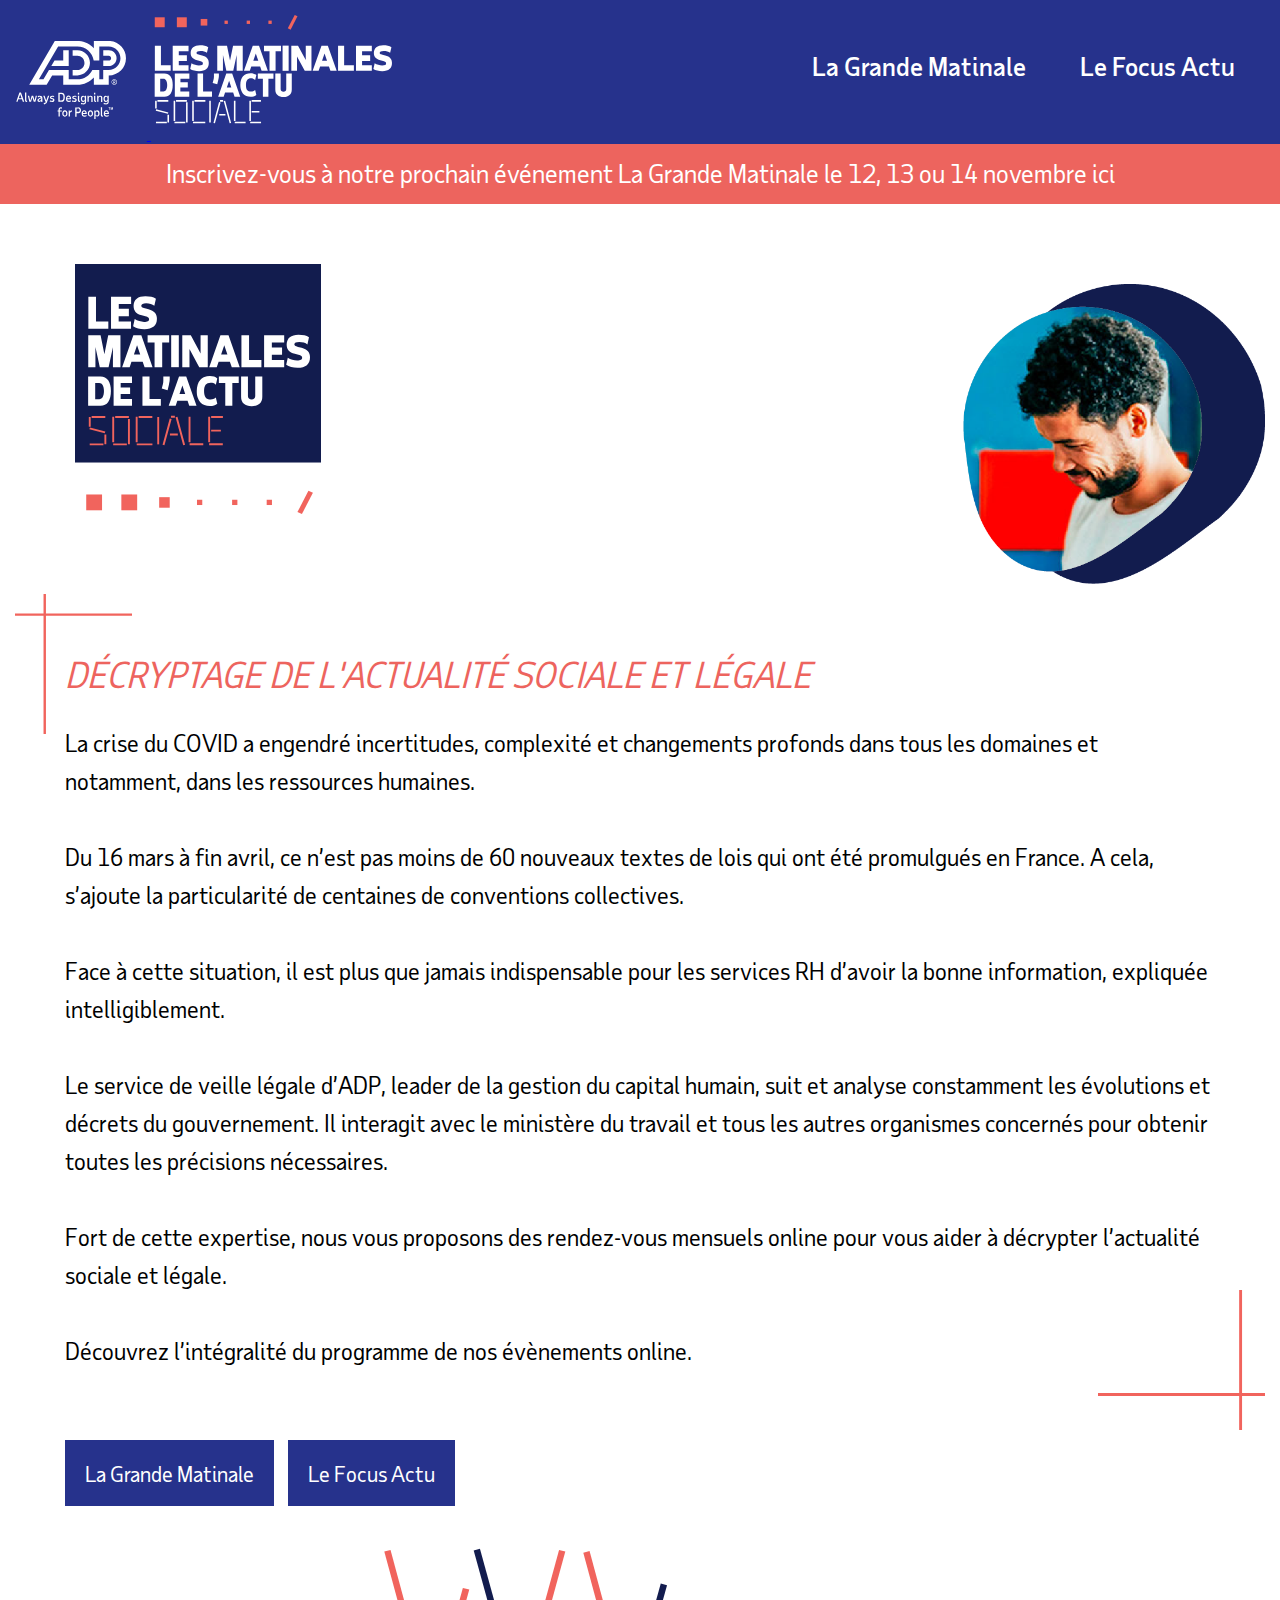
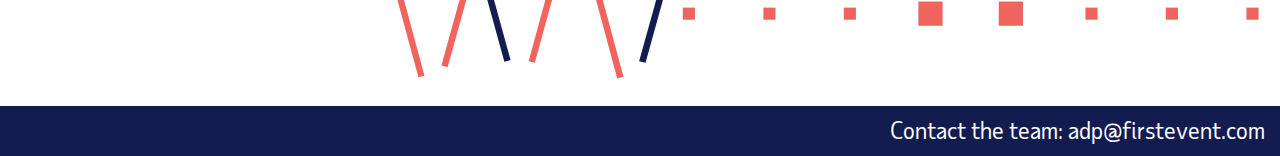
<file: index.html>
<!DOCTYPE html>
<html lang=""en>
<head>
    <meta charset="utf-8">
    <meta name="description" content="La crise du COVID a engendré incertitudes, complexité et changements profonds dans tous les domaines et notamment, dans les ressources humaines.
    Du 16 mars à fin avril, ce n’est pas moins de 60 nouveaux textes de lois qui ont été promulgués en France. A cela, s’ajoute la particularité de centaines de conventions collectives.">
    <meta name="viewport" content="width=device-width, initial-scale=1">

    <link rel="apple-touch-icon" sizes="180x180" href="/apple-touch-icon.png">
    <link rel="icon" type="image/png" sizes="32x32" href="/favicon-32x32.png">
    <link rel="icon" type="image/png" sizes="16x16" href="/favicon-16x16.png">
    <link rel="manifest" href="/site.webmanifest">
    <meta name="msapplication-TileColor" content="#da532c">
    <meta name="theme-color" content="#26328c">

    <title>LES MATINALES DE L’ACTU SOCIALE</title>
    <link rel="stylesheet" type="text/css" href="sass/css.css?v=3">
</head>
<body>

<header>
    <div class="container">
        <div class="flex header-wrapper">
            <div class="header-imgs-wrapper">
            <a href="index.html"><img src="images/adp.svg" class="adp-logo" alt="Les Matinales de l’Actu Sociale logo">
            <img src="images/logo.svg" class="logo" alt="Les Matinales de l’Actu Sociale logo"></a>
        </div>

            <div class="right flex">
                <div class="btn-holder">
                    <a href="grand.html" class="header-btn">La Grande Matinale</a>
                    <a href="focus.html" class="header-btn">Le Focus Actu</a>
                </div>
            </div>
        </div>
    </div>
</header>

<div class="lower-header">
    <div class="container">
       <p>Inscrivez-vous à notre prochain événement La Grande Matinale le 12, 13 ou 14 novembre ici</p>
    </div>
</div>

<div class="container">

    <div class="flex">
        <img src="images/sociale.svg" class="sociale-logo" alt="les matinales sociales logo">
        <img src="images/head.png" class="head-logo" alt="adp logo image of a man">
    </div>

    <div class="welcome-wrapper">
        <div class="welcome-content-wrapper">
            <img src="images/border-left.svg"class="border-left" alt="black left border">

            <div class="welcome-content">
                <h2>Décryptage de l'actualité sociale et légale</h2>
                <p>La crise du COVID a engendré incertitudes, complexité et changements profonds dans tous les domaines et notamment, dans les ressources humaines. 
                <br><br>
                Du 16 mars à fin avril, ce n’est pas moins de 60 nouveaux textes de lois qui ont été promulgués en France. A cela, s’ajoute la particularité de centaines de conventions collectives.
                <br><br>
                Face à cette situation, il est plus que jamais indispensable pour les services RH d’avoir la bonne information, expliquée intelligiblement.
                <br><br>
                Le service de veille légale d’ADP, leader de la gestion du capital humain, suit et analyse constamment les évolutions et décrets du gouvernement. Il interagit avec le ministère du travail et tous les autres organismes concernés pour obtenir toutes les précisions nécessaires.
                <br><br>
                Fort de cette expertise, nous vous proposons des rendez-vous mensuels online pour vous aider à décrypter l’actualité sociale et légale.
                <br><br>
                Découvrez l’intégralité du programme de nos évènements online.
                </p>
            </div>

            <img src="images/border-right.svg" class="border-right" alt="black right border">
        </div>
    </div>

    <div class="btns-wrapper">
        <a href="grand.html" class="btns">La Grande Matinale</a>
        <a href="focus.html" class="btns">Le Focus Actu</a>
    </div>
</div>

<footer>
    <div class="upper-footer container">
        <img src="images/shapes.svg" class="shapes">
    </div>

    <div class="lower-footer">
        <div class="container">
            <p>Contact the team: <a href="mailto:adp@firstevent.com">adp@firstevent.com</a></p>
        </div>
    </div>
</footer>

</body>
</html>
</file>
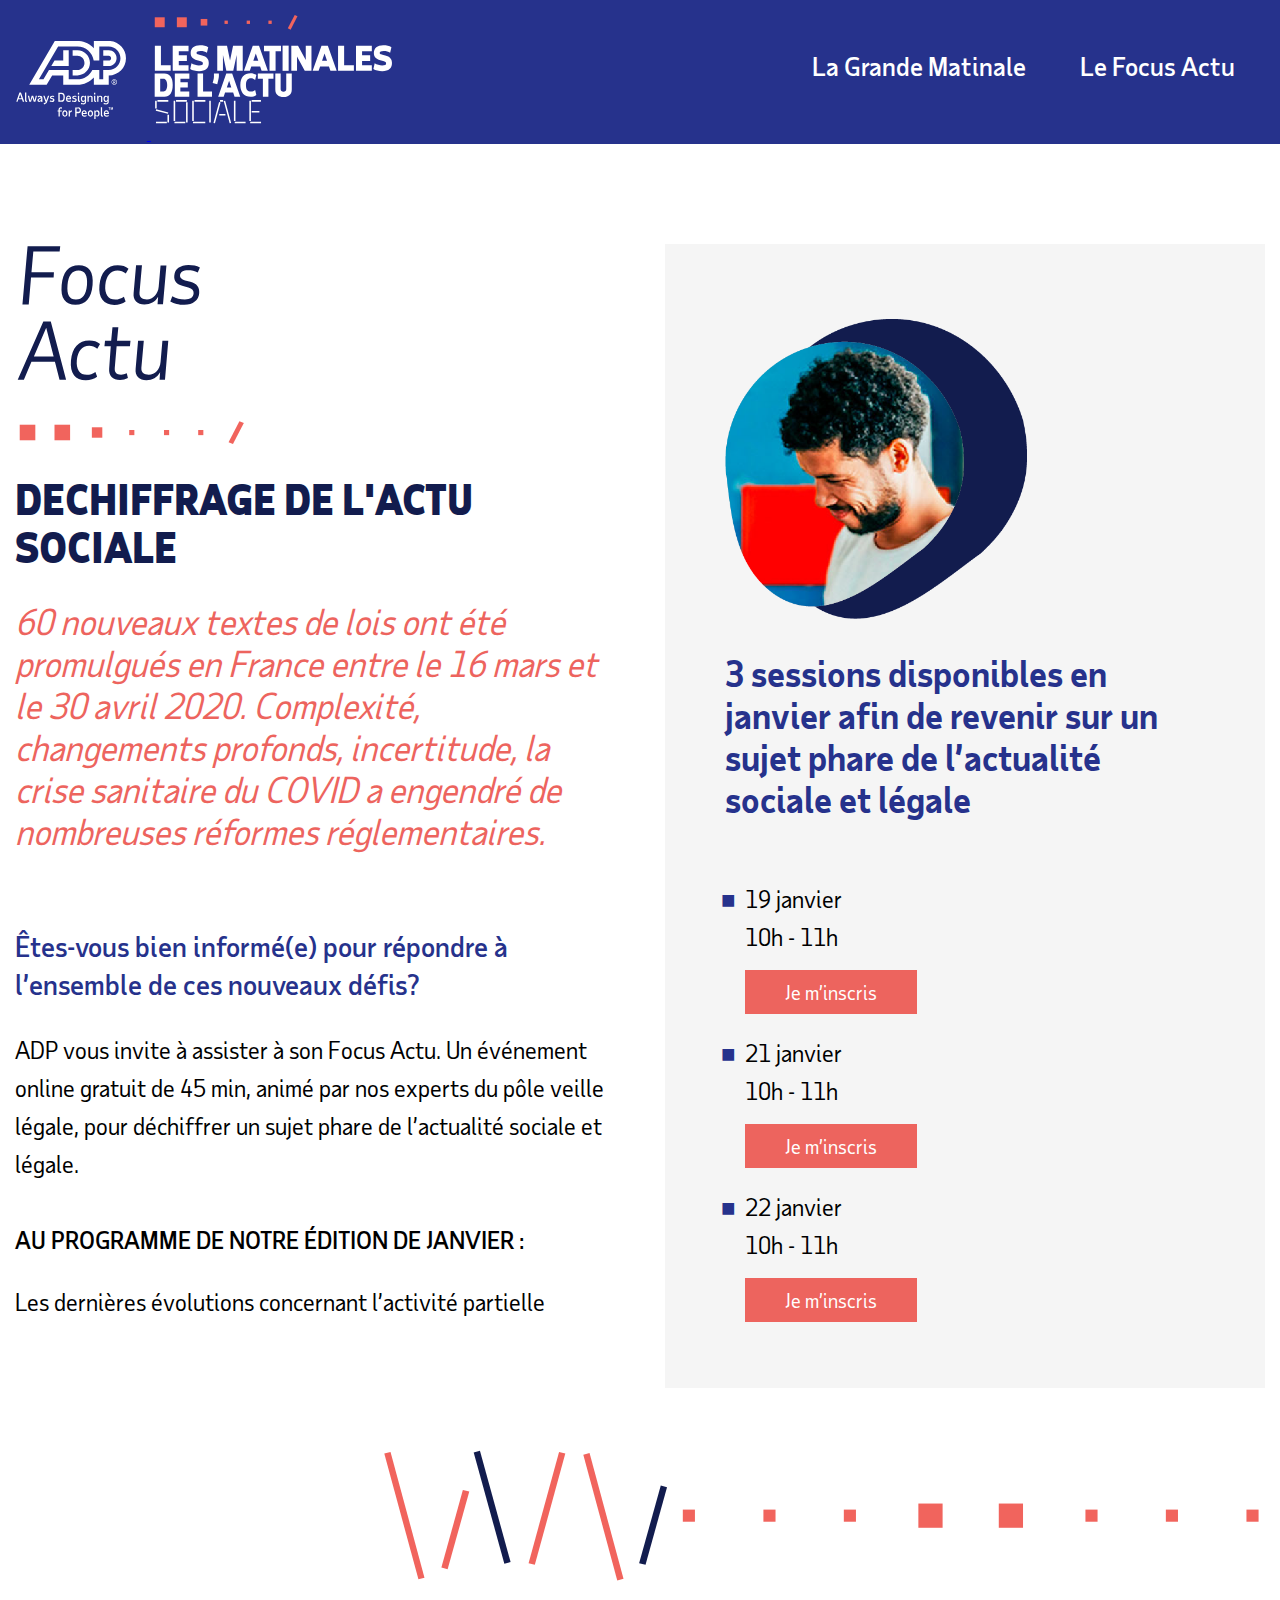
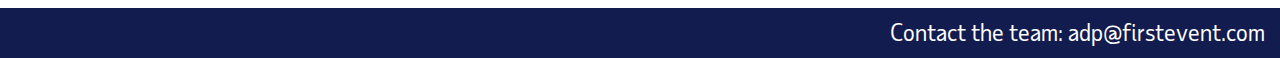
<file: focus.html>
<!DOCTYPE html>
<html lang=""en>
<head>
    <meta charset="utf-8">
    <meta name="description" content="La crise du COVID a engendré incertitudes, complexité et changements profonds dans tous les domaines et notamment, dans les ressources humaines.
    Du 16 mars à fin avril, ce n’est pas moins de 60 nouveaux textes de lois qui ont été promulgués en France. A cela, s’ajoute la particularité de centaines de conventions collectives.">
    <meta name="viewport" content="width=device-width, initial-scale=1">

    <link rel="apple-touch-icon" sizes="180x180" href="/apple-touch-icon.png">
    <link rel="icon" type="image/png" sizes="32x32" href="/favicon-32x32.png">
    <link rel="icon" type="image/png" sizes="16x16" href="/favicon-16x16.png">
    <link rel="manifest" href="/site.webmanifest">
    <meta name="msapplication-TileColor" content="#da532c">
    <meta name="theme-color" content="#26328c">

    <title>LES MATINALES DE L’ACTU SOCIALE</title>
    <link rel="stylesheet" type="text/css" href="sass/css.css?v=4">
</head>
<body>

<header>
    <div class="container">
        <div class="flex header-wrapper">
            <div class="header-imgs-wrapper">
            <a href="index.html"><img src="images/adp.svg" class="adp-logo" alt="Les Matinales de l’Actu Sociale logo">
            <img src="images/logo.svg" class="logo" alt="Les Matinales de l’Actu Sociale logo"></a>
        </div>

            <div class="right flex">
                <div class="btn-holder">
                    <a href="grand.html" class="header-btn">La Grande Matinale</a>
                    <a href="focus.html" class="header-btn">Le Focus Actu</a>
                </div>
            </div>
        </div>
    </div>
</header>

<div class="container">
    <div class="flex col-wrapper">
        <div class="col-left">
            <img src="images/focus.svg" class="grand-logo" alt="adp grand logo">

            <h1>DECHIFFRAGE DE L'ACTU SOCIALE</h1>

            <h2>60 nouveaux textes de lois ont été promulgués en France entre le 16 mars et le 30 avril 2020. Complexité, changements profonds, incertitude, la crise sanitaire du COVID a engendré de nombreuses réformes réglementaires.</h2>
            <br>
            <h3>Êtes-vous bien informé(e) pour répondre à l’ensemble de ces nouveaux défis?</h3>

            <p>ADP vous invite à assister à son Focus Actu. Un événement online gratuit de 45 min, animé par nos experts du pôle veille légale, pour déchiffrer un sujet phare de l’actualité sociale et légale.
            <br>
            <br>
            <strong>AU PROGRAMME DE NOTRE ÉDITION DE JANVIER :</strong></p>
            <p>Les dernières évolutions concernant l’activité partielle</p>
        </div>

        <div class="col-right">
            <div class="col-right-content">
                <img src="images/head.png" class="head-logo" alt="adp logo image of a man">
                <h2>3 sessions disponibles en janvier afin de revenir sur un sujet phare de l’actualité sociale et légale</h2>

                <ul>
                    <li>
                        <p>19 janvier<br>
                            10h - 11h
                        </p>
                    </li>
                    <a href="https://event.on24.com/wcc/r/2941533/16D0AA22EC9B846E5A99AC3DD87B63FD?partnerref=Matinale-website">Je m’inscris</a>

                    <li>
                        <p>21 janvier<br>
                            10h - 11h
                        </p>
                    </li>
                    <a href="https://event.on24.com/wcc/r/2941535/AADFCD47BB19EAB02A55D291B0B64125?partnerref=Matinale-website">Je m’inscris</a>

                    <li>
                        <p>22 janvier<br>
                            10h - 11h 
                        </p>
                    </li>
                    <a href="https://event.on24.com/wcc/r/2941539/41FC292CBF67320273AEF93C7BFFD0FE?partnerref=Matinale-website">Je m’inscris</a>
                </ul>
            </div>
        </div>
    </div>
</div>

<footer>
    <div class="upper-footer container">
        <img src="images/shapes.svg" class="shapes">
    </div>

    <div class="lower-footer">
        <div class="container">
            <p>Contact the team: <a href="mailto:adp@firstevent.com">adp@firstevent.com</a></p>
        </div>
    </div>
</footer>

</body>
</html>
</file>
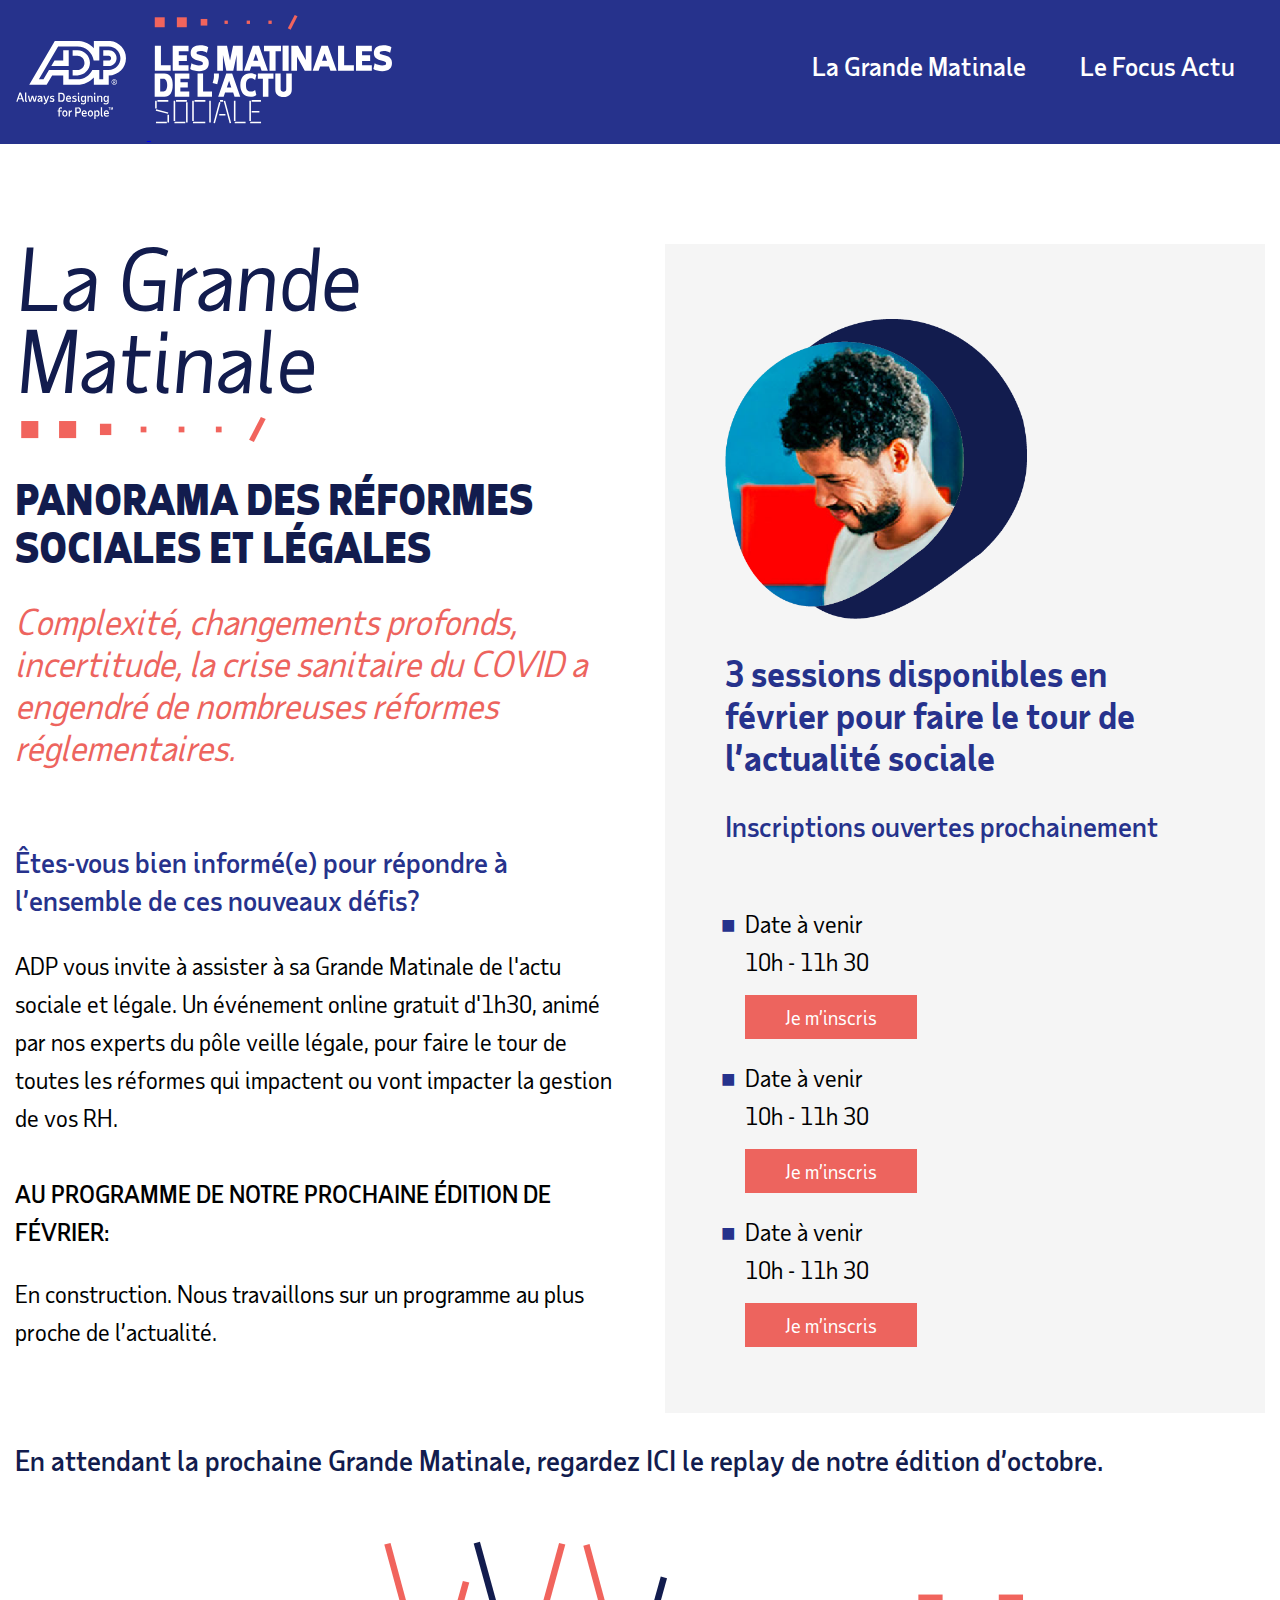
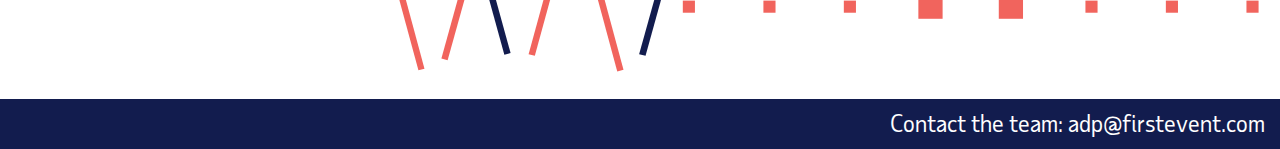
<file: grand.html>
<!DOCTYPE html>
<html lang=""en>
<head>
    <meta charset="utf-8">
    <meta name="description" content="La crise du COVID a engendré incertitudes, complexité et changements profonds dans tous les domaines et notamment, dans les ressources humaines.
    Du 16 mars à fin avril, ce n’est pas moins de 60 nouveaux textes de lois qui ont été promulgués en France. A cela, s’ajoute la particularité de centaines de conventions collectives.">
    <meta name="viewport" content="width=device-width, initial-scale=1">

    <link rel="apple-touch-icon" sizes="180x180" href="/apple-touch-icon.png">
    <link rel="icon" type="image/png" sizes="32x32" href="/favicon-32x32.png">
    <link rel="icon" type="image/png" sizes="16x16" href="/favicon-16x16.png">
    <link rel="manifest" href="/site.webmanifest">
    <meta name="msapplication-TileColor" content="#da532c">
    <meta name="theme-color" content="#26328c">

    <title>LES MATINALES DE L’ACTU SOCIALE</title>
    <link rel="stylesheet" type="text/css" href="sass/css.css?v=4">
</head>
<body>

<header>
    <div class="container">
        <div class="flex header-wrapper">
            <div class="header-imgs-wrapper">
            <a href="index.html"><img src="images/adp.svg" class="adp-logo" alt="Les Matinales de l’Actu Sociale logo">
            <img src="images/logo.svg" class="logo" alt="Les Matinales de l’Actu Sociale logo"></a>
        </div>

            <div class="right flex">
                <div class="btn-holder">
                    <a href="grand.html" class="header-btn">La Grande Matinale</a>
                    <a href="focus.html" class="header-btn">Le Focus Actu</a>
                </div>
            </div>
        </div>
    </div>
</header>

<div class="container">
    <div class="flex col-wrapper">
        <div class="col-left">
            <img src="images/grand.svg" class="grand-logo" alt="adp grand logo">

            <h1>PANORAMA DES RÉFORMES SOCIALES ET LÉGALES</h1>

            <h2>Complexité, changements profonds, incertitude, la crise sanitaire du COVID a engendré de nombreuses réformes réglementaires.</h2>
            <br>
            <h3>Êtes-vous bien informé(e) pour répondre à l’ensemble de ces nouveaux défis?</h3>

            <p>ADP vous invite à assister à sa Grande Matinale de l'actu sociale et légale. Un événement online gratuit d'1h30, animé par nos experts du pôle veille légale, pour faire le tour de toutes les réformes qui impactent ou vont impacter la gestion de vos RH.
            <br>
            <br>
            <strong>AU PROGRAMME DE NOTRE PROCHAINE ÉDITION
            DE Février:</strong>
            </p>
            <p>En construction. Nous travaillons sur un programme au plus proche de l’actualité.</p>
        </div>

        <div class="col-right">
            <div class="col-right-content">
                <img src="images/head.png" class="head-logo" alt="adp logo image of a man">
                <h2>3 sessions disponibles en février pour faire le tour de l’actualité sociale</h2>
                <h3>Inscriptions ouvertes prochainement</h3>
                <ul>
                    <li>
                        <p>Date à venir<br>
                            10h - 11h 30
                        </p>
                    </li>
                    <a href="">Je m’inscris</a>

                    <li>
                        <p>Date à venir<br>
                            10h - 11h 30
                        </p>
                    </li>
                    <a href="">Je m’inscris</a>

                    <li>
                        <p>Date à venir<br>
                            10h - 11h 30  
                        </p>
                    </li>
                    <a href="">Je m’inscris</a>
                </ul>
            </div>
        </div>
    </div>
    <h3><a href="https://event.on24.com/wcc/r/2836237/0685ADDF819F9070BAEB02B88F53C993?partnerref=Matinale-Website" class="replay">En attendant la prochaine Grande Matinale, regardez ICI le replay de notre édition d’octobre.</a> </h3>
</div>

<footer>
    <div class="upper-footer container">
        <img src="images/shapes.svg" class="shapes">
    </div>

    <div class="lower-footer">
        <div class="container">
            <p>Contact the team: <a href="mailto:adp@firstevent.com">adp@firstevent.com</a></p>
        </div>
    </div>
</footer>

</body>
</html>
</file>
<file: sass/css.css>
@charset "UTF-8";
@font-face {
  font-family: "TaubSans-Super";
  font-style: normal;
  font-weight: normal;
  src: local("TaubSans-Super"), url("fonts/TaubSans-Super.woff") format("woff");
}
@font-face {
  font-family: "TaubSans-Bold";
  font-style: normal;
  font-weight: normal;
  src: local("TaubSans-Bold"), url("fonts/TaubSans-Bold.woff") format("woff");
}
@font-face {
  font-family: "TaubSans-Medium";
  font-style: normal;
  font-weight: normal;
  src: local("TaubSans-Medium"), url("fonts/TaubSans-Medium.woff") format("woff");
}
@font-face {
  font-family: "TaubSans-Regular";
  font-style: normal;
  font-weight: normal;
  src: local("TaubSans-Regular"), url("fonts/TaubSans-Regular.woff") format("woff");
}
h1 {
  font-family: "TaubSans-Super";
  text-transform: uppercase;
  color: #121c4e;
  font-size: 40px;
}

h2 {
  font-family: "TaubSans-Regular";
  text-transform: uppercase;
  font-style: italic;
  color: #ed645e;
  font-size: 35px;
}

h3 {
  font-family: "TaubSans-Medium";
  color: #26328c;
  font-size: 28px;
  line-height: 38px;
}

p {
  font-family: "TaubSans-Regular";
  color: #000;
  font-size: 24px;
  line-height: 38px;
}

strong {
  font-family: "TaubSans-Medium";
}

ul {
  padding-left: 20px;
}
ul li {
  font-family: "TaubSans-Regular";
  color: #000;
  font-size: 18px;
  line-height: 38px;
}

body {
  margin: 0;
}

.container {
  max-width: 1300px;
  margin: 0 auto;
  padding: 0px 15px;
}

.flex {
  display: flex;
  justify-content: space-between;
}

/* Extra small devices (phones, 600px and down) */
@media only screen and (max-width: 600px) {
  .flex {
    flex-wrap: wrap;
  }

  .header-wrapper a {
    width: 40%;
  }
  .header-wrapper a .logo {
    height: auto;
    width: 100%;
  }
  .header-wrapper .right {
    width: 40%;
  }
  .header-wrapper .right .btn-holder {
    margin-top: 20px;
  }
  .header-wrapper .right .btn-holder .header-btn {
    display: block;
    margin-bottom: 10px;
    width: 100%;
  }
  .header-wrapper .right .header-head {
    display: none;
  }
}
/* Small devices (portrait tablets and large phones, 600px and up) */
@media only screen and (min-width: 601px) and (max-width: 768px) {
  .flex {
    flex-wrap: wrap;
  }
}
/* Medium devices (landscape tablets, 768px and up) */
@media only screen and (min-width: 768px) and (max-width: 991px) {
  .flex {
    flex-wrap: wrap;
  }
}
/* Medium devices (landscape tablets, 768px and up) */
@media only screen and (min-width: 992px) and (max-width: 1200px) {
  .flex {
    flex-wrap: wrap;
  }
}
header {
  background-color: #26328c;
}
header .header-wrapper .adp-logo {
  height: 80px;
  padding-bottom: 20px;
  padding-right: 20px;
}
header .header-wrapper .logo {
  height: 110px;
  padding-top: 15px;
  padding-bottom: 15px;
}
header .header-wrapper .btn-holder {
  margin-top: 50px;
}
header .header-wrapper .btn-holder .header-btn {
  color: #fff;
  padding: 10px 20px;
  margin-right: 10px;
  font-family: "TaubSans-Medium";
  text-decoration: none;
  text-align: center;
  font-size: 26px;
}
header .header-wrapper .btn-holder .header-btn:hover {
  color: #ed645e;
  transition: 0.4s;
}

.lower-header {
  background-color: #ed645e;
  text-align: center;
  height: 60px;
}
.lower-header p {
  color: #fff;
  margin: 0;
  padding: 10px;
  font-size: 26px;
}

/* Extra small devices (phones, 600px and down) */
@media only screen and (max-width: 600px) {
  header .header-wrapper .adp-logo {
    height: 60px;
  }
  header .header-wrapper .logo {
    height: 90px;
    width: auto;
  }
  header .header-wrapper .right {
    width: 100%;
  }
  header .header-wrapper .right .btn-holder {
    margin-top: 0;
    display: flex;
    width: 100%;
  }
  header .header-wrapper .right .btn-holder .header-btn {
    font-size: 16px;
  }

  .lower-header {
    height: auto;
  }
}
/* Small devices (portrait tablets and large phones, 600px and up) */
@media only screen and (min-width: 601px) and (max-width: 768px) {
  header .header-wrapper .adp-logo {
    height: 60px;
  }
  header .header-wrapper .logo {
    height: 90px;
    width: auto;
  }
  header .header-wrapper .right {
    width: 50%;
  }
  header .header-wrapper .right .btn-holder {
    display: flex;
    width: 100%;
  }
  header .header-wrapper .right .btn-holder .header-btn {
    font-size: 16px;
  }

  .lower-header {
    height: auto;
  }
}
/* Medium devices (landscape tablets, 768px and up) */
@media only screen and (min-width: 768px) and (max-width: 991px) {
  header .header-wrapper .adp-logo {
    height: 60px;
  }
  header .header-wrapper .logo {
    height: 90px;
    width: auto;
  }
  header .header-wrapper .right {
    width: 50%;
  }
  header .header-wrapper .right .btn-holder {
    display: flex;
    width: 100%;
  }
  header .header-wrapper .right .btn-holder .header-btn {
    font-size: 16px;
  }

  .lower-header {
    height: auto;
  }
}
/* Medium devices (landscape tablets, 768px and up) */
.sociale-logo {
  height: 250px;
  padding-top: 60px;
  padding-left: 60px;
}

.head-logo {
  margin-top: 80px;
  height: 300px;
  width: auto;
}

.welcome-wrapper {
  position: relative;
  margin-top: -40px;
}
.welcome-wrapper .border-left {
  position: absolute;
  height: 140px;
}
.welcome-wrapper .welcome-content-wrapper {
  margin-top: 50px;
}
.welcome-wrapper .welcome-content-wrapper .welcome-content {
  padding-top: 30px;
  padding-left: 50px;
  padding-right: 50px;
}
.welcome-wrapper .welcome-content-wrapper .welcome-content a {
  text-decoration: none;
}
.welcome-wrapper .welcome-content-wrapper .welcome-content a:hover {
  transition: 0.4s;
}
.welcome-wrapper .border-right {
  position: absolute;
  height: 140px;
  right: 0;
  bottom: -60px;
}

.btns-wrapper {
  margin-top: 90px;
  padding-left: 50px;
}
.btns-wrapper .btns {
  background-color: #26328c;
  padding: 20px;
  font-family: "TaubSans-Regular";
  color: #fff;
  font-size: 22px;
  text-decoration: none;
  margin-right: 10px;
}
.btns-wrapper .btns:hover {
  background-color: #ed645e;
  transition: 0.4s;
}

/* Extra small devices (phones, 600px and down) */
@media only screen and (max-width: 600px) {
  .btns-wrapper .btns {
    display: block;
    margin-top: 30px;
    text-align: center;
  }
}
/* Small devices (portrait tablets and large phones, 600px and up) */
/* Medium devices (landscape tablets, 768px and up) */
/* Medium devices (landscape tablets, 768px and up) */
.col-wrapper {
  margin-top: 100px;
}
.col-wrapper .col-left {
  width: 48%;
}
.col-wrapper .col-left .grand-logo {
  height: 200px;
}
.col-wrapper .col-left h2 {
  text-transform: none;
}
.col-wrapper .col-left strong {
  text-transform: uppercase;
}
.col-wrapper .col-left ul {
  padding-left: 5px;
}
.col-wrapper .col-left ul li {
  list-style: none;
  font-family: "TaubSans-Regular";
  color: #000;
  font-size: 24px;
  line-height: 38px;
}
.col-wrapper .col-right {
  width: 48%;
  background-color: #f5f5f5;
}
.col-wrapper .col-right .col-right-content {
  padding: 60px;
}
.col-wrapper .col-right .col-right-content .head-logo {
  margin-top: 15px;
}
.col-wrapper .col-right .col-right-content h2 {
  text-transform: none;
  font-style: normal;
  font-family: "TaubSans-Bold";
  color: #26328c;
}
.col-wrapper .col-right .col-right-content ul {
  list-style: none;
  margin-top: 60px;
}
.col-wrapper .col-right .col-right-content ul li {
  margin-top: 30px;
}
.col-wrapper .col-right .col-right-content ul li ::before {
  content: "■";
  color: #26328c;
  font-weight: bold;
  display: inline-block;
  width: 1em;
  margin-left: -1em;
}
.col-wrapper .col-right .col-right-content ul a {
  font-family: "TaubSans-Regular";
  font-size: 20px;
  list-style: none;
  background-color: #ed645e;
  padding: 10px 40px;
  color: #fff;
  text-decoration: none;
}

.replay {
  text-decoration: none;
  color: #121c4e;
}
.replay:hover {
  color: #ed645e;
  transition: 0.4s;
}

/* Extra small devices (phones, 600px and down) */
@media only screen and (max-width: 600px) {
  .col-wrapper .col-left {
    width: 100%;
  }
  .col-wrapper .col-right {
    width: 100%;
  }
}
/* Small devices (portrait tablets and large phones, 600px and up) */
@media only screen and (min-width: 601px) and (max-width: 768px) {
  .col-wrapper .col-left {
    width: 100%;
  }
  .col-wrapper .col-right {
    width: 100%;
  }
}
/* Medium devices (landscape tablets, 768px and up) */
/* Medium devices (landscape tablets, 768px and up) */
footer .upper-footer {
  margin-top: 50px;
}
footer .upper-footer .shapes {
  height: 150px;
  margin-right: auto;
  float: right;
  margin-bottom: 20px;
}
footer .lower-footer {
  height: 50px;
  clear: right;
  background-color: #121c4e;
}
footer .lower-footer p {
  padding-top: 5px;
  color: #fff;
  margin: 0;
  text-align: right;
}
footer .lower-footer p a {
  color: #fff;
  text-decoration: none;
}

/* Extra small devices (phones, 600px and down) */
@media only screen and (max-width: 600px) {
  footer .upper-footer .shapes {
    height: auto;
    width: 100%;
  }
}
/* Small devices (portrait tablets and large phones, 600px and up) */
@media only screen and (min-width: 601px) and (max-width: 768px) {
  footer .upper-footer .shapes {
    height: auto;
    width: 100%;
  }
}
/* Medium devices (landscape tablets, 768px and up) */
@media only screen and (min-width: 768px) and (max-width: 991px) {
  footer .upper-footer .shapes {
    height: auto;
    width: 100%;
  }
}
/* Medium devices (landscape tablets, 768px and up) */
@media only screen and (min-width: 992px) and (max-width: 1200px) {
  footer .upper-footer .shapes {
    height: auto;
    width: 100%;
  }
}

/*# sourceMappingURL=css.css.map */
</file>
